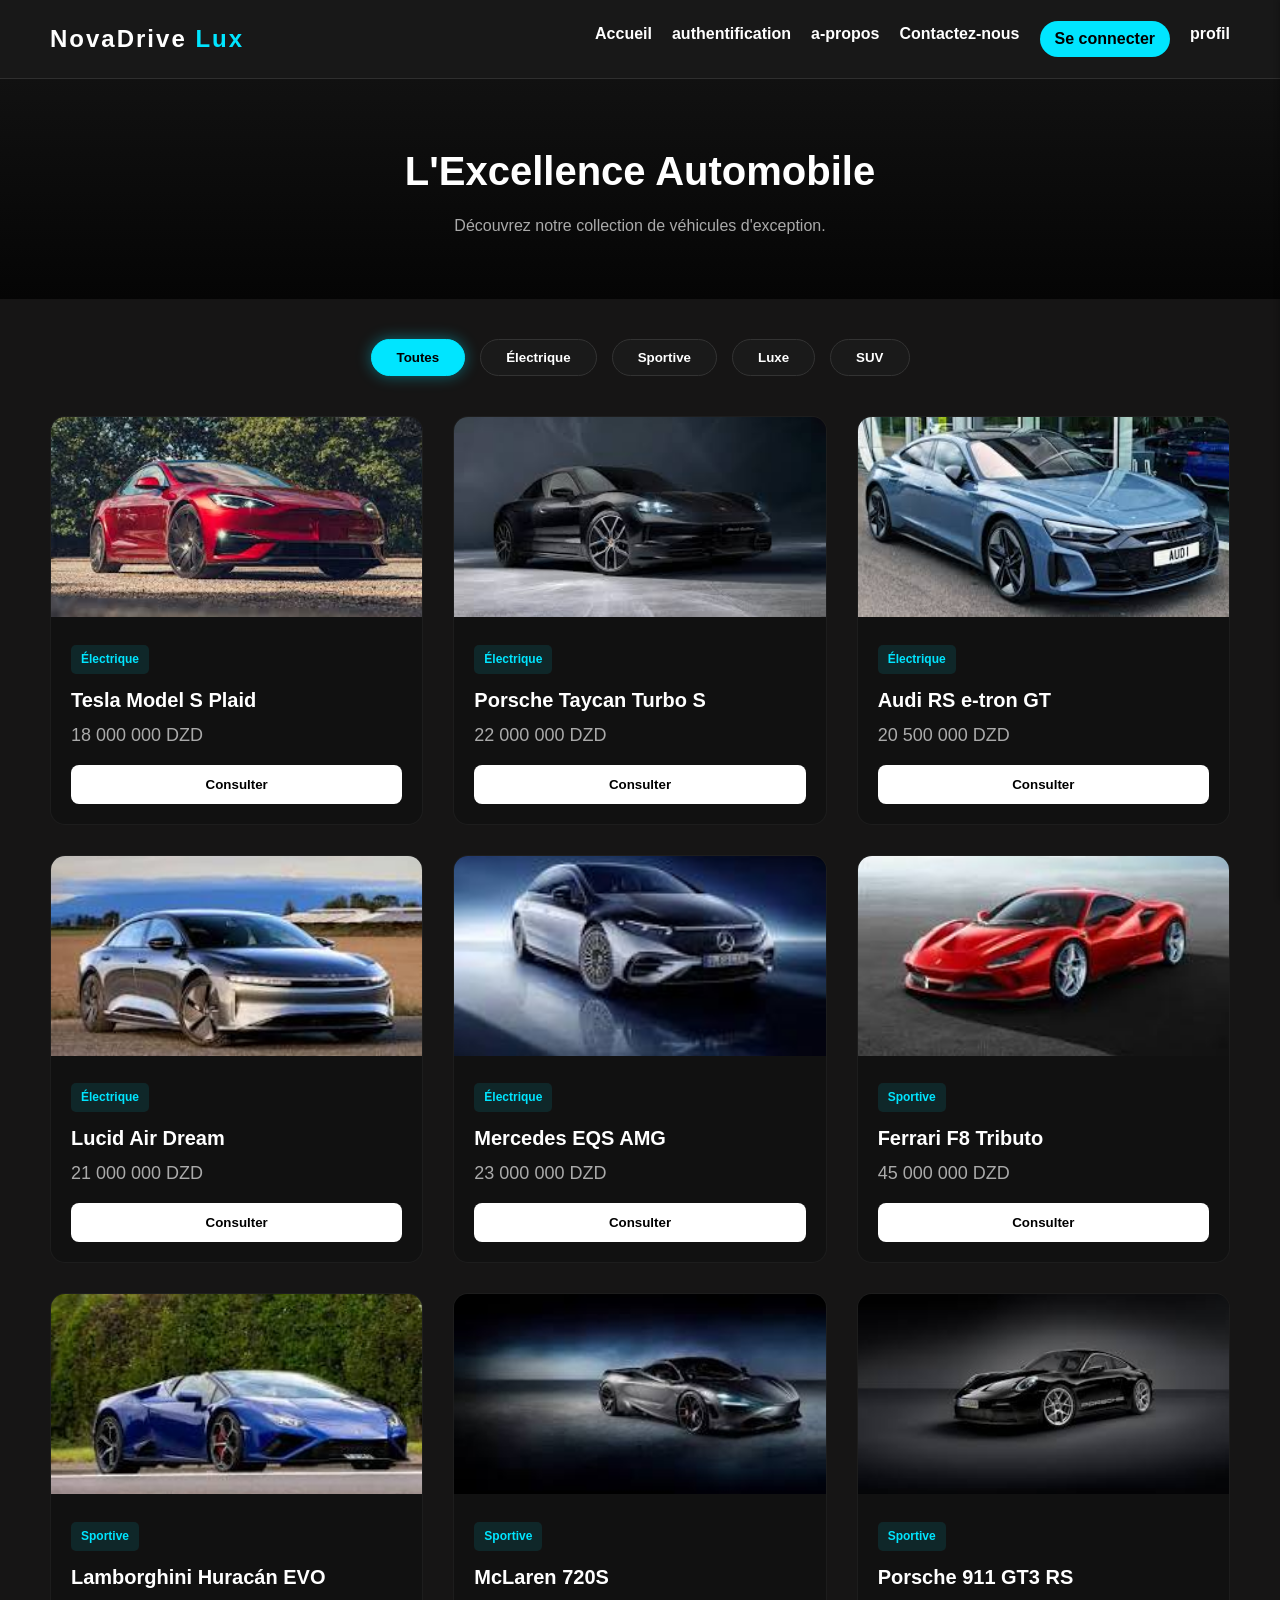
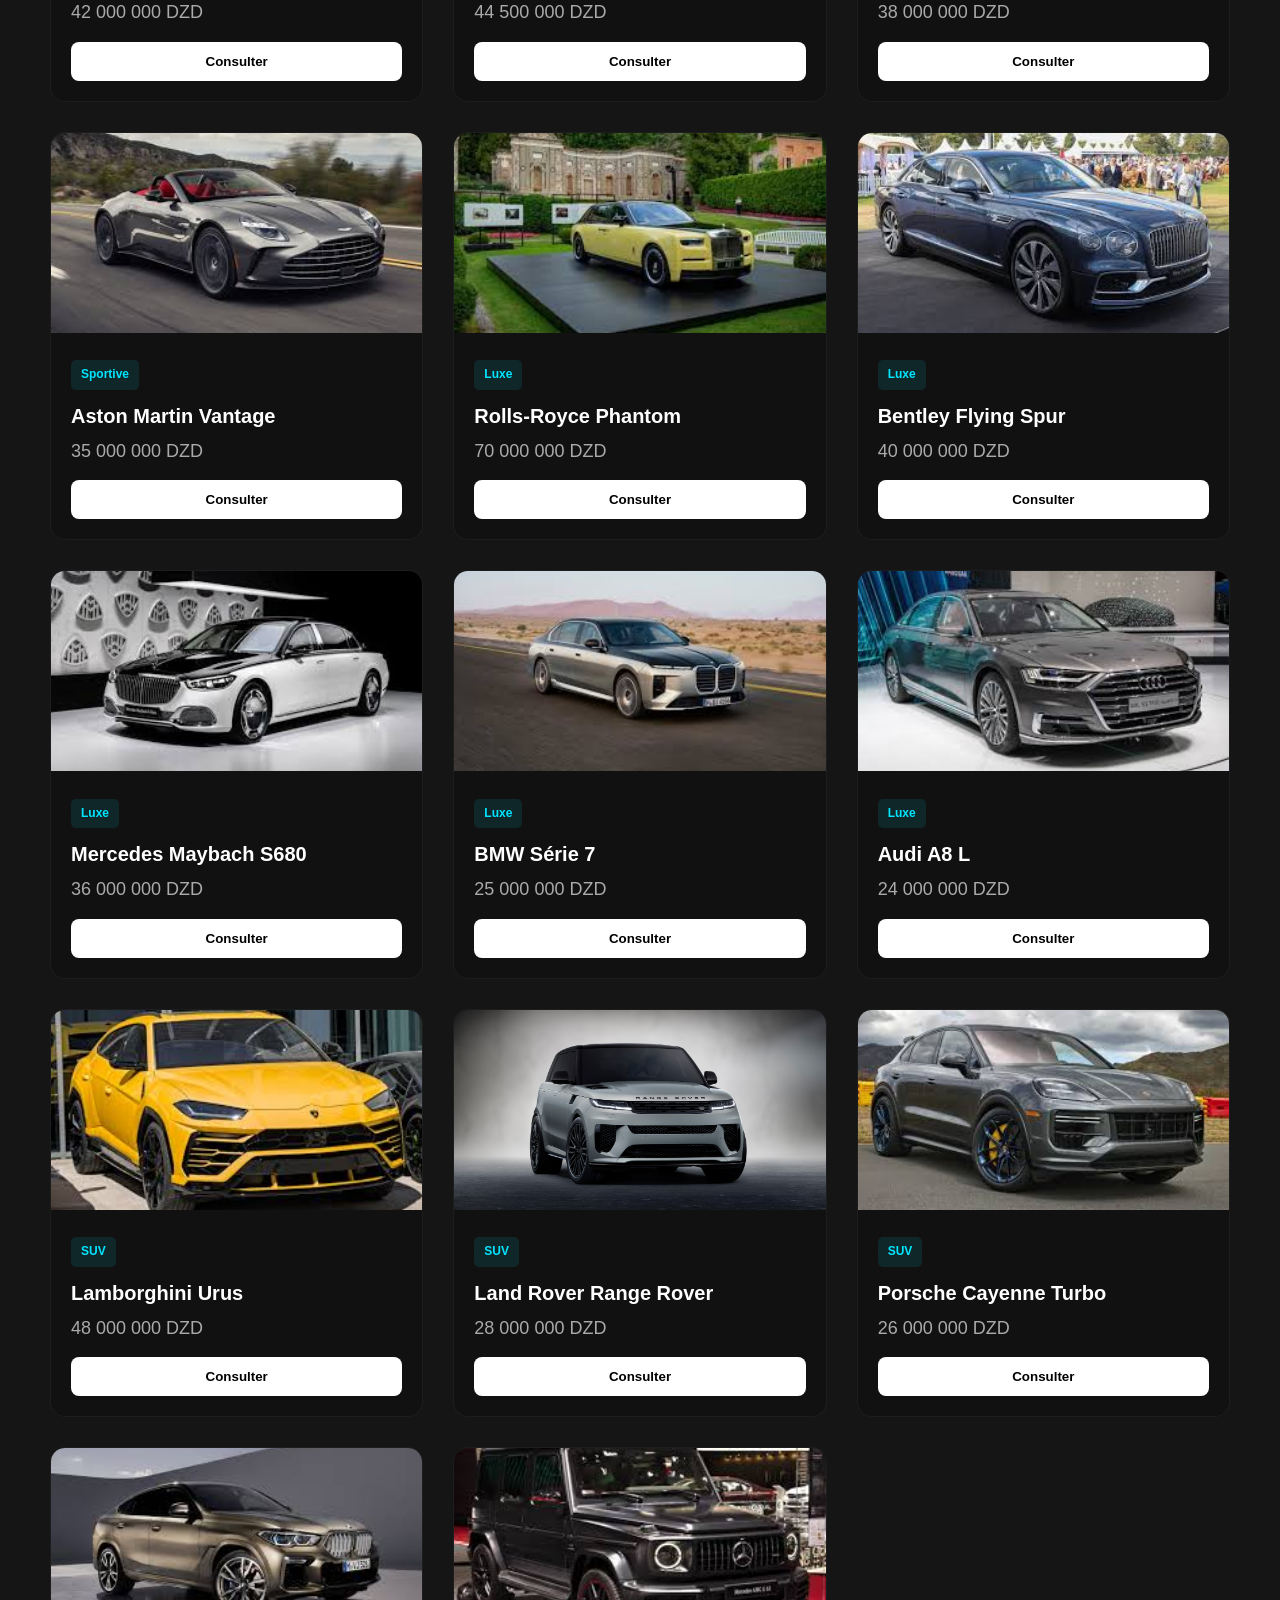
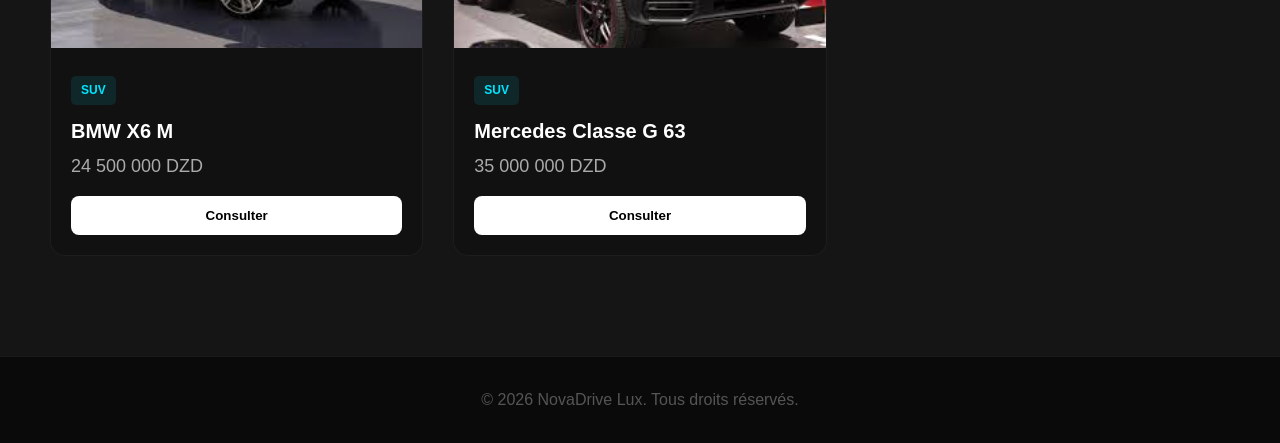
<file: index.html>
<!DOCTYPE html>
<html lang="fr">
<head>
    <meta charset="UTF-8">
    <meta name="viewport" content="width=device-width, initial-scale=1.0">
    <title>NovaDrive Lux | Catalogue</title>
    <link rel="stylesheet" href="./style/style.css">
</head>
<body>

    <header>
        <nav class="navbar">
            <h1 class="logo">NovaDrive <span>Lux</span></h1>
            <ul class="nav-links">
                <li><a href="#">Accueil</a></li>
                <li><a href="./content/auth.html">authentification</a></li>
                <li><a href="./content/a-propos.html">a-propos</a></li>
                <li><a href="./content/contact.html">Contactez-nous</a></li>
                <li><div id="user-menu" class="user-menu"></div></li>
                <li id="profil">profil</li>
            </ul>
        </nav>
        <div class="hero">
            <h2>L'Excellence Automobile</h2>
            <p>Découvrez notre collection de véhicules d'exception.</p>
        </div>
        <div id="profile-sidebar">
            <button id="close-sidebar">X</button>
            <div id="user-info"></div>
        </div>
    </header>

    <main>
        <section class="filtres-container">
            <button class="btn-filtre actif" data-categorie="Toutes">Toutes</button>
            <button class="btn-filtre" data-categorie="Électrique">Électrique</button>
            <button class="btn-filtre" data-categorie="Sportive">Sportive</button>
            <button class="btn-filtre" data-categorie="Luxe">Luxe</button>
            <button class="btn-filtre" data-categorie="SUV">SUV</button>
        </section>
        <section class="catalogue-grid" id="catalogue"></section>
    </main>

    <footer>
        <p>&copy; 2026 NovaDrive Lux. Tous droits réservés.</p>
    </footer>

    <script src="./javascript/data.js"></script>
    <script src="./javascript/main.js"></script>
    <script src="./javascript/auth.js"></script>
    <script src="./javascript/showroom.js"></script>
</body>
</html>
</file>
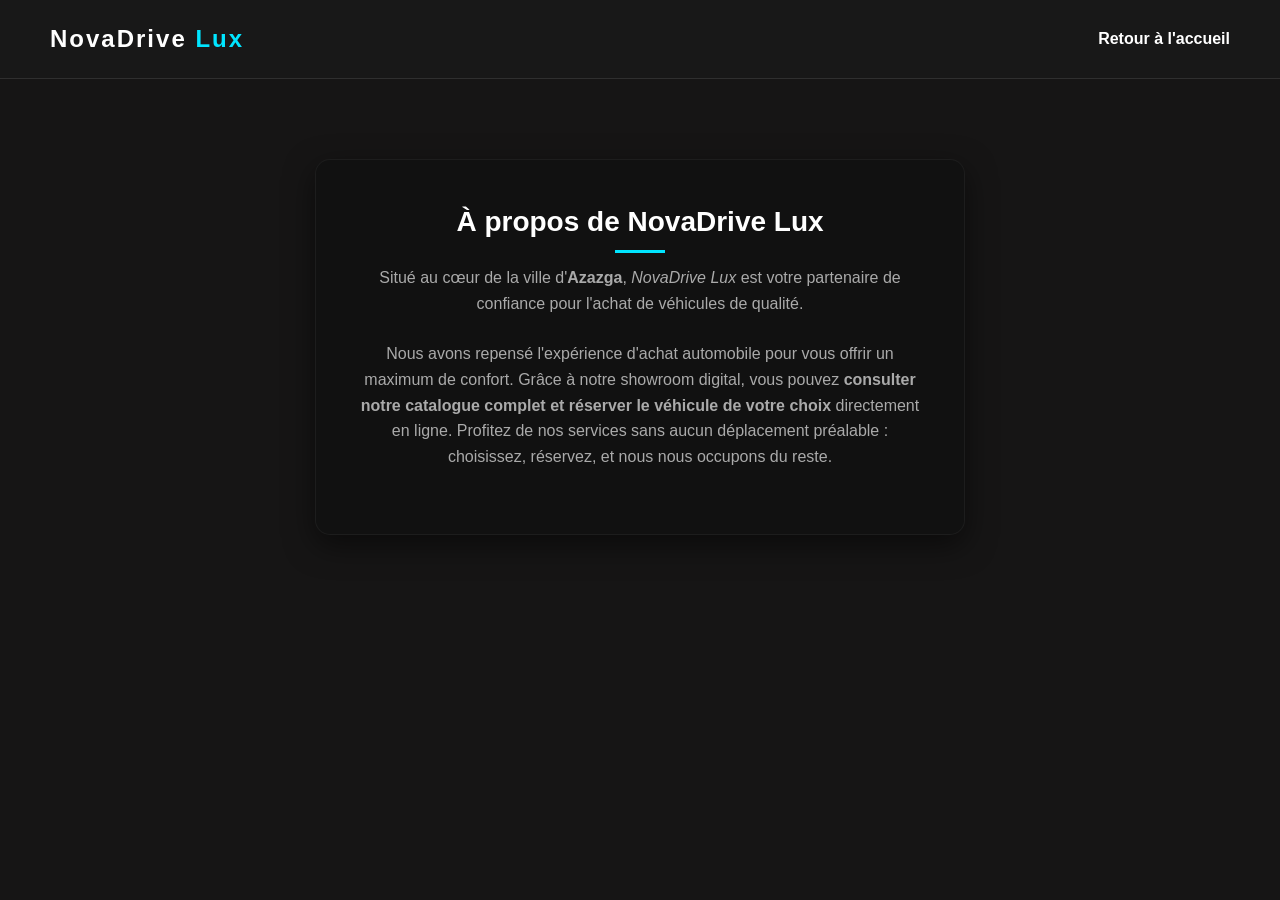
<file: content/a-propos.html>
<!DOCTYPE html>
<html lang="fr">
<head>
    <meta charset="UTF-8">
    <meta name="viewport" content="width=device-width, initial-scale=1.0">
    <title>Qui sommes-nous | NovaDrive Lux</title>
    <link rel="stylesheet" href="../style/style.css">
</head>
<body>
    <header>
        <nav class="navbar">
            <h1>NovaDrive <span>Lux</span></h1>
            <a href="../index.html">Retour à l'accueil</a>
        </nav>
    </header>

    <main class="about-main container">
        <section class="about-content">
            <h2>À propos de NovaDrive Lux</h2>
            <p>Situé au cœur de la ville d'<strong>Azazga</strong>, <em>NovaDrive Lux</em> est votre partenaire de confiance pour l'achat de véhicules de qualité.</p>
            <p>Nous avons repensé l'expérience d'achat automobile pour vous offrir un maximum de confort. Grâce à notre showroom digital, vous pouvez <strong>consulter notre catalogue complet et réserver le véhicule de votre choix</strong> directement en ligne. Profitez de nos services sans aucun déplacement préalable : choisissez, réservez, et nous nous occupons du reste.</p>
        </section>
    </main>
</body>
</html>
</file>
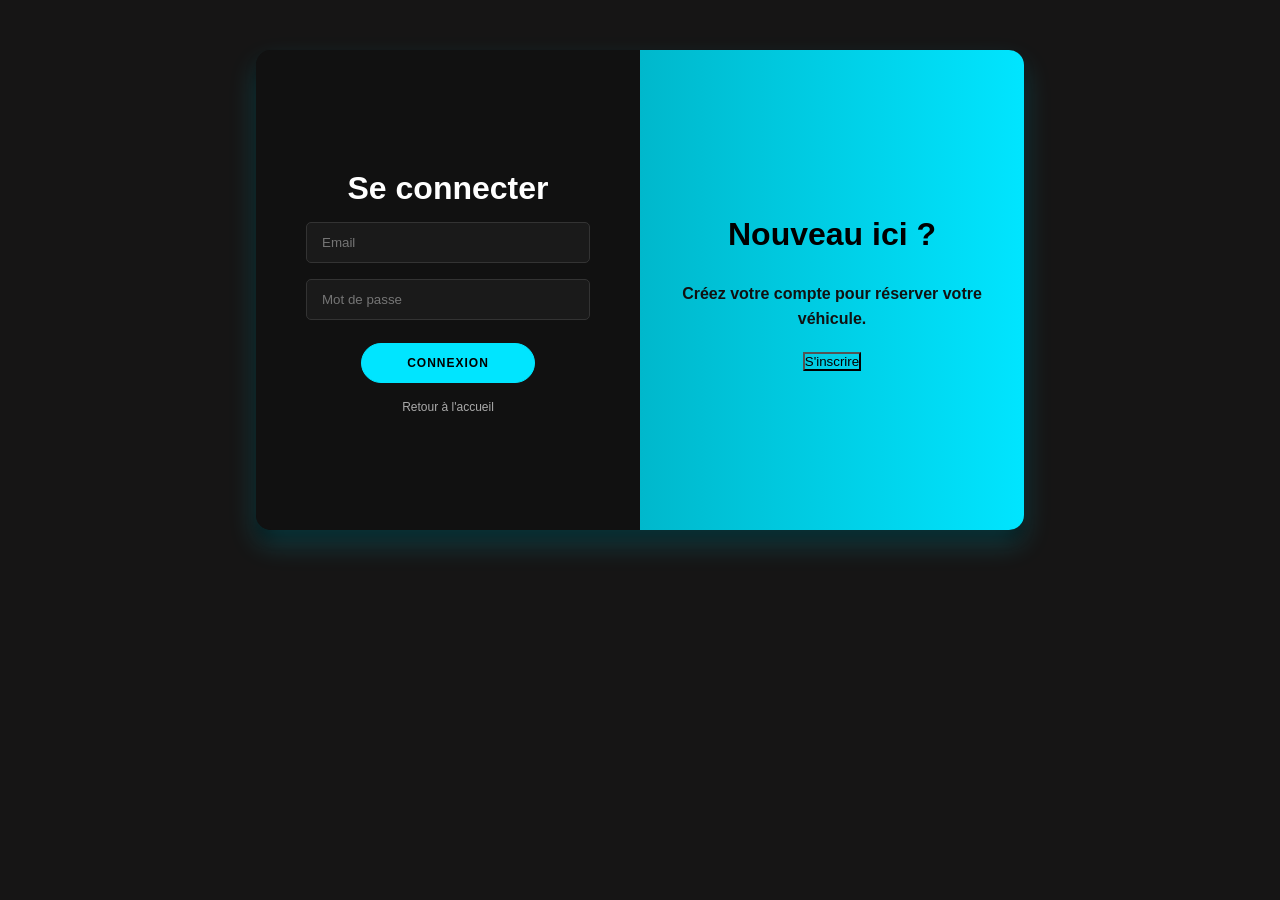
<file: content/auth.html>
<!DOCTYPE html>
<html lang="fr">
<head>
    <meta charset="UTF-8">
    <meta name="viewport" content="width=device-width, initial-scale=1.0">
    <title>Connexion | NovaDrive Lux</title>
    <link rel="stylesheet" href="../style/style.css">
</head>
<body>

    <div class="container" id="container">
        <div class="form-container sign-up-container">
            <form>
                <h1>Créer un compte</h1>
                <input type="text" id="reg-nom" placeholder="Nom complet" required />
                <input type="email" id="reg-email" placeholder="Email" required />
                <input type="password" id="reg-mdp" placeholder="Mot de passe" required />
                <button type="button" id="btn-register">S'inscrire</button>
            </form>
        </div>

        <div class="form-container sign-in-container">
            <form>
                <h1>Se connecter</h1>
                <input type="email" id="log-email" placeholder="Email" required />
                <input type="password" id="log-mdp" placeholder="Mot de passe" required />
                <button type="button" id="btn-login">Connexion</button>
                <a href="../index.html" class="back-link">Retour à l'accueil</a>
            </form>
        </div>

        <div class="overlay-container">
            <div class="overlay">
                <div class="overlay-panel overlay-left">
                    <h1>Déjà inscrit ?</h1>
                    <p>Connectez-vous pour accéder à nos services.</p>
                    <button class="ghost" id="signIn">Se connecter</button>
                </div>
                <div class="overlay-panel overlay-right">
                    <h1>Nouveau ici ?</h1>
                    <p>Créez votre compte pour réserver votre véhicule.</p>
                    <button class="ghost" id="signUp">S'inscrire</button>
                </div>
            </div>
        </div>
    </div>

    <script src="../javascript/auth.js"></script>
</body>
</html>
</file>
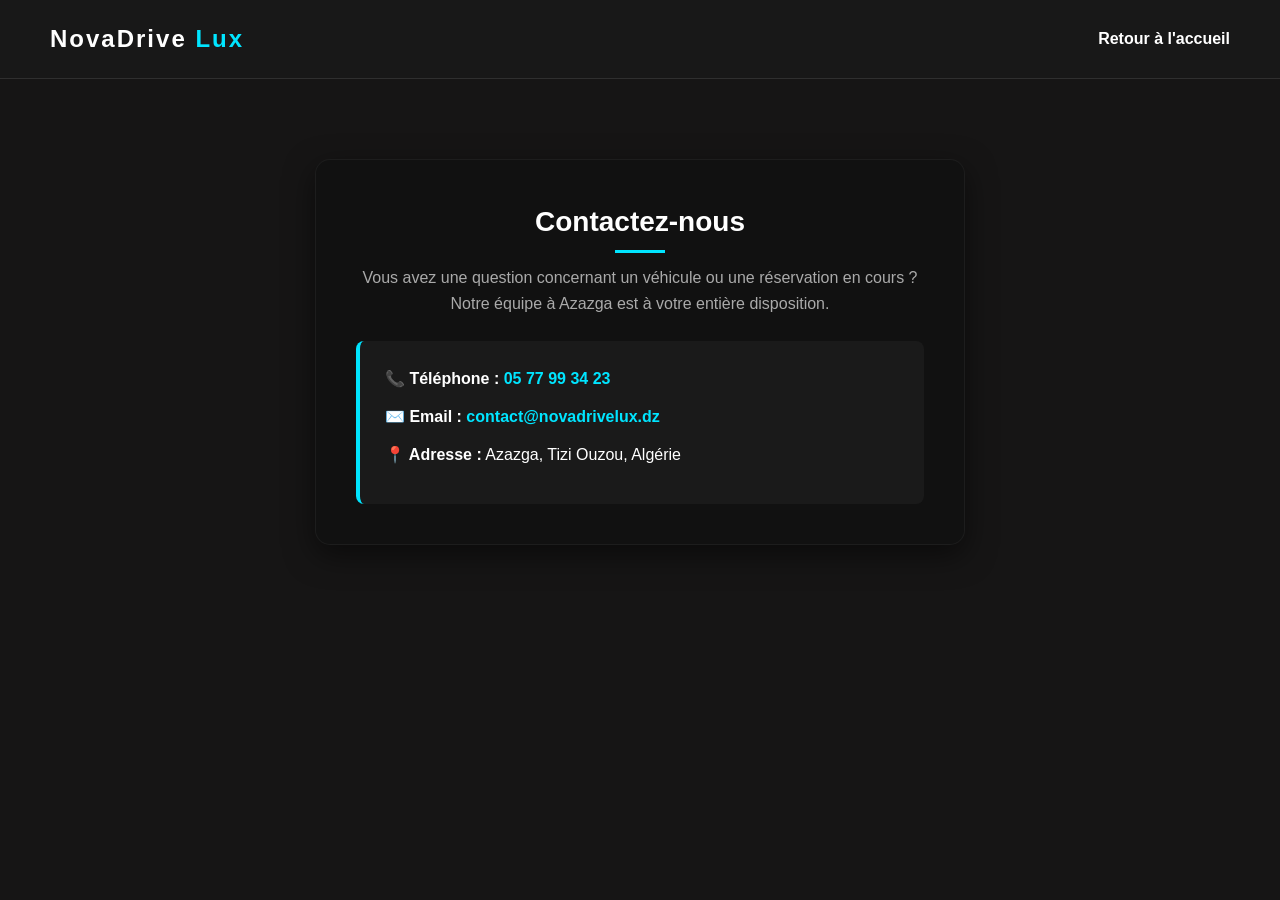
<file: content/contact.html>
<!DOCTYPE html>
<html lang="fr">
<head>
    <meta charset="UTF-8">
    <meta name="viewport" content="width=device-width, initial-scale=1.0">
    <title>Contact | NovaDrive Lux</title>
    <link rel="stylesheet" href="../style/style.css">
</head>
<body>
    <header>
        <nav class="navbar">
            <h1>NovaDrive <span>Lux</span></h1>
            <a href="../index.html">Retour à l'accueil</a>
        </nav>
    </header>

    <main class="contact-main container">
        <section class="contact-content">
            <h2>Contactez-nous</h2>
            <p>Vous avez une question concernant un véhicule ou une réservation en cours ? Notre équipe à Azazga est à votre entière disposition.</p>
            
            <div class="contact-info">
                <p><strong>📞 Téléphone :</strong> <a href="tel:+213500000000">05 77 99 34 23</a></p>
                <p><strong>✉️ Email :</strong> <a href="mailto:contact@novadrivelux.dz">contact@novadrivelux.dz</a></p>
                <p><strong>📍 Adresse :</strong> Azazga, Tizi Ouzou, Algérie</p>
            </div>
        </section>
    </main>
</body>
</html>
</file>
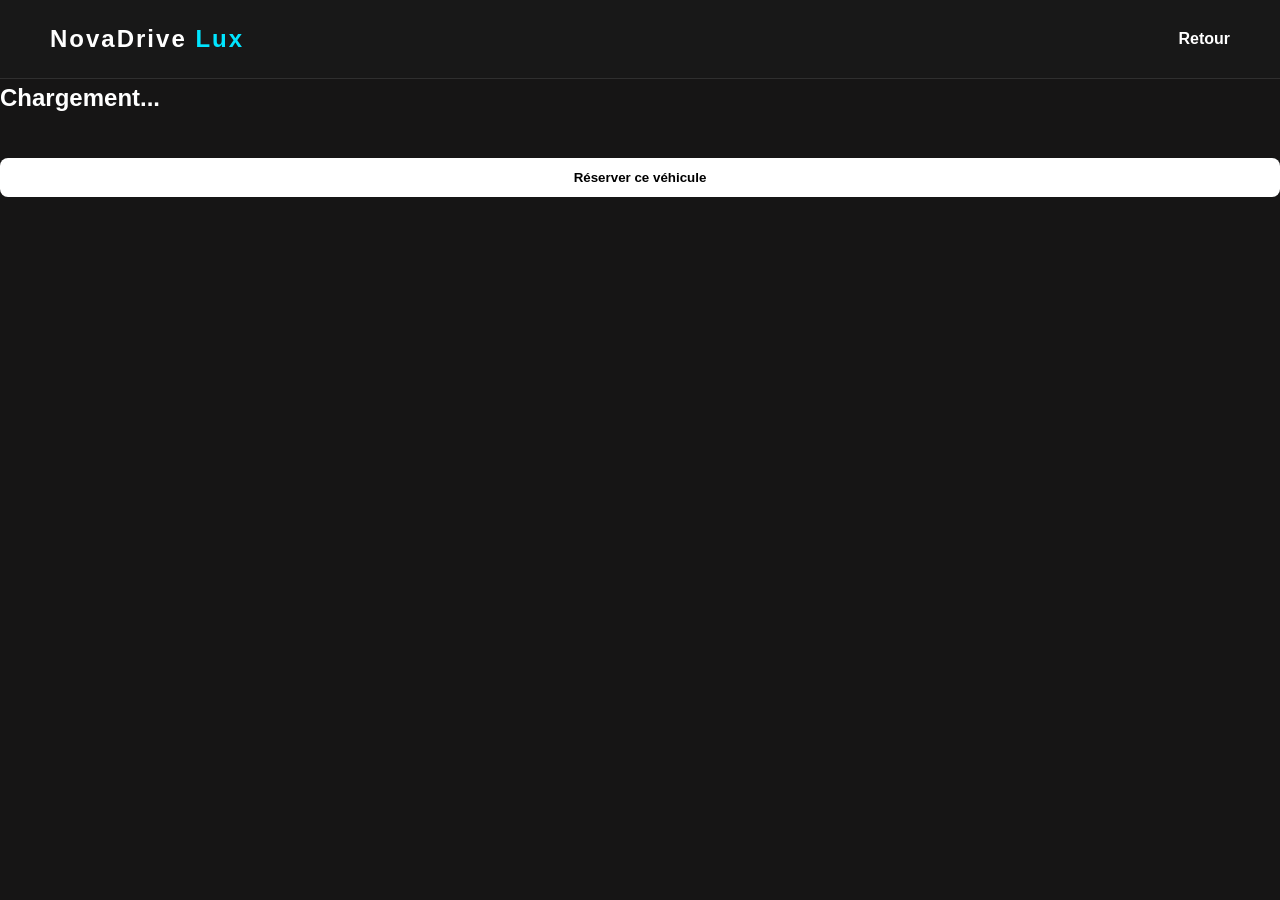
<file: content/showroom.html>
<!DOCTYPE html>
<html lang="fr">
<head>
    <meta charset="UTF-8">
    <meta name="viewport" content="width=device-width, initial-scale=1.0">
    <title>Showroom | NovaDrive Lux</title>
    <link rel="stylesheet" href="../style/style.css">
</head>
<body>
    <header>
        <nav class="navbar">
            <h1>NovaDrive <span>Lux</span></h1>
            <a href="../index.html">Retour</a>
        </nav>
    </header>

    <main class="showroom-main">
        <h2 id="car-title">Chargement...</h2>
        
        <div class="carousel-container" id="carousel">
            </div>

        <div class="stats-box">
            <p id="car-desc"></p>
            <h3 id="car-price"></h3>
            <button class="btn-reserver" onclick="gererReservation()">Réserver ce véhicule</button>
        </div>
    </main>

    <script src="../javascript/data.js"></script>
    <script src="../javascript/showroom.js"></script>
</body>
</html>
</file>
<file: style/style.css>
* {
    margin: 0;
    padding: 0;
    box-sizing: border-box;
    font-family: 'Segoe UI', Tahoma, Geneva, Verdana, sans-serif;
}

body {
    background-color: #161515;
    color: #ffffff;
    line-height: 1.6;
}

.container {
    max-width: 1200px;
    margin: 0 auto;
    padding: 0 20px;
}

.navbar {
    display: flex;
    justify-content: space-between;
    align-items: center;
    padding: 20px 50px;
    background: rgba(25, 25, 25, 0.8);
    -webkit-backdrop-filter: blur(10px);
    backdrop-filter: blur(10px);
    border-bottom: 1px solid rgba(255, 255, 255, 0.1);
    position: sticky;
    top: 0;
    z-index: 100;
}

.navbar h1 {
    font-size: 24px;
    letter-spacing: 2px;
}

.navbar h1 span {
    color: #00e5ff; 
}

.nav-links {
    list-style: none;
    display: flex;
    gap: 20px;
}
#profil{
    font-weight: bold;
}

#profil:hover{
    color: #00e5ff;
    cursor:pointer;
}

.navbar a, .nav-links a {
    color: white;
    text-decoration: none;
    font-weight: bold;
    transition: 0.3s;
}

.navbar a:hover, .nav-links a:hover {
    color: #00e5ff;
}

.hero {
    text-align: center;
    padding: 60px 20px;
    background: linear-gradient(to bottom, #111, #050505);
}

.hero h2 {
    font-size: 40px;
    margin-bottom: 10px;
}

.hero p {
    color: #aaaaaa;
}

.filtres-container {
    display: flex;
    justify-content: center;
    gap: 15px;
    margin: 40px 0;
    flex-wrap: wrap;
}

.btn-filtre {
    background: #1a1a1a;
    color: white;
    border: 1px solid #333;
    padding: 10px 25px;
    border-radius: 30px;
    cursor: pointer;
    font-weight: bold;
    transition: all 0.3s ease;
}

.btn-filtre:hover, .btn-filtre.actif {
    background: #00e5ff;
    color: #000;
    border-color: #00e5ff;
    box-shadow: 0 0 15px rgba(0, 229, 255, 0.4);
}

.catalogue-grid {
    display: grid;
    grid-template-columns: repeat(auto-fit, minmax(300px, 1fr));
    gap: 30px;
    padding: 0 50px 50px 50px;
    max-width: 1400px;
    margin: 0 auto;
}

.carte {
    background: #111;
    border-radius: 15px;
    overflow: hidden;
    border: 1px solid rgba(255, 255, 255, 0.05);
    transition: transform 0.3s ease, box-shadow 0.3s ease;
}

.carte:hover {
    transform: translateY(-10px);
    box-shadow: 0 15px 30px rgba(0, 229, 255, 0.15);
    border-color: rgba(0, 229, 255, 0.3);
}

.carte-img {
    width: 100%;
    height: 200px;
    background-color: #222;
    object-fit: cover;
}

.carte-info {
    padding: 20px;
}

.carte-tag {
    display: inline-block;
    background: rgba(0, 229, 255, 0.1);
    color: #00e5ff;
    padding: 5px 10px;
    border-radius: 5px;
    font-size: 12px;
    font-weight: bold;
    margin-bottom: 10px;
}

.carte h3 {
    font-size: 20px;
    margin-bottom: 5px;
}

.carte-prix {
    font-size: 18px;
    color: #aaaaaa;
    margin-bottom: 15px;
}

.btn-reserver {
    display: block;
    width: 100%;
    padding: 12px;
    background: white;
    color: black;
    text-align: center;
    border: none;
    border-radius: 8px;
    font-weight: bold;
    cursor: pointer;
    transition: 0.3s;
}

.btn-reserver:hover {
    background: #00e5ff;
}

.carousel-container {
    display: flex;
    overflow-x: auto;
    scroll-snap-type: x mandatory;
    gap: 20px;
    padding: 20px 0;
    scrollbar-width: none;
}

.carousel-container::-webkit-scrollbar {
    display: none;
}

.slide {
    flex: 0 0 80%;
    scroll-snap-align: center;
    border-radius: 20px;
    overflow: hidden;
    border: 1px solid #333;
    transition: 0.5s;
}

.slide img {
    width: 100%;
    height: 400px;
    object-fit: cover;
}

.nav-buttons {
    text-align: center;
    margin-top: 15px;
}

.btn-nav {
    background: #00e5ff;
    color: #000;
    border: none;
    padding: 10px 20px;
    margin: 0 10px;
    cursor: pointer;
    border-radius: 5px;
    font-weight: bold;
}

.contact-main, .about-main {
    margin-top: 60px;
    display: flex;
    justify-content: center;
    align-items: center;
    padding: 20px;
}

.contact-content, .about-content {
    background: #111;
    padding: 40px;
    border-radius: 15px;
    border: 1px solid rgba(255, 255, 255, 0.05);
    box-shadow: 0 10px 30px rgba(0, 0, 0, 0.5);
    max-width: 650px;
    width: 100%;
    text-align: center;
}

.contact-content h2, .about-content h2 {
    color: #ffffff;
    font-size: 28px;
    margin-bottom: 20px;
    position: relative;
    display: inline-block;
}

.contact-content h2::after, .about-content h2::after {
    content: '';
    width: 50px;
    height: 3px;
    background-color: #00e5ff;
    position: absolute;
    bottom: -8px;
    left: 50%;
    transform: translateX(-50%);
}

.contact-content p, .about-content p {
    color: #aaaaaa;
    margin-bottom: 25px;
    font-size: 16px;
}

.contact-info {
    background-color: #1a1a1a;
    padding: 25px;
    border-radius: 8px;
    text-align: left;
    border-left: 4px solid #00e5ff; /* Ligne cyan sur le côté */
}

.contact-info p {
    margin-bottom: 12px;
    font-size: 16px;
    color: #ffffff;
}

.contact-info a {
    color: #00e5ff;
    text-decoration: none;
    font-weight: bold;
    transition: color 0.3s ease;
}

.contact-info a:hover {
    color: #ffffff;
    text-shadow: 0 0 10px rgba(0, 229, 255, 0.5); 
}

.back-link {
    margin-top: 15px;
    display: block;
    font-size: 12px;
    color: #aaaaaa;
    text-decoration: none;
    transition: color 0.3s;
}

.back-link:hover {
    color: #00e5ff;
}

footer {
    text-align: center;
    padding: 30px;
    background: #0a0a0a;
    color: #555;
    border-top: 1px solid #1a1a1a;
    margin-top: 50px;
}

#container {
    background-color: #111;
    border-radius: 15px;
    box-shadow: 0 14px 28px rgba(0, 229, 255, 0.2), 0 10px 10px rgba(0, 0, 0, 0.5);
    position: relative;
    overflow: hidden;
    width: 768px;
    max-width: 100%;
    min-height: 480px;
    margin: 50px auto;
}

.form-container {
    position: absolute;
    top: 0;
    height: 100%;
    transition: all 0.6s ease-in-out;
}

.form-container form {
    background-color: #111;
    display: flex;
    align-items: center;
    justify-content: center;
    flex-direction: column;
    padding: 0 50px;
    height: 100%;
    text-align: center;
}

.form-container input {
    background-color: #1a1a1a;
    border: 1px solid #333;
    color: white;
    padding: 12px 15px;
    margin: 8px 0;
    width: 100%;
    border-radius: 5px;
}

.form-container button {
    border-radius: 20px;
    border: 1px solid #00e5ff;
    background-color: #00e5ff;
    color: #000;
    font-size: 12px;
    font-weight: bold;
    padding: 12px 45px;
    letter-spacing: 1px;
    text-transform: uppercase;
    transition: transform 80ms ease-in;
    cursor: pointer;
    margin-top: 15px;
}

.form-container button:active { transform: scale(0.95); }

.sign-in-container {
    left: 0;
    width: 50%;
    z-index: 2;
}

.sign-up-container {
    left: 0;
    width: 50%;
    opacity: 0;
    z-index: 1;
}

.overlay-container {
    position: absolute;
    top: 0;
    left: 50%;
    width: 50%;
    height: 100%;
    overflow: hidden;
    transition: transform 0.6s ease-in-out;
    z-index: 100;
}

.overlay {
    background: linear-gradient(to right, #008b99, #00e5ff);
    color: #000;
    position: relative;
    left: -100%;
    height: 100%;
    width: 200%;
    transform: translateX(0);
    transition: transform 0.6s ease-in-out;
}

.overlay-panel {
    position: absolute;
    display: flex;
    align-items: center;
    justify-content: center;
    flex-direction: column;
    padding: 0 40px;
    text-align: center;
    top: 0;
    height: 100%;
    width: 50%;
    transform: translateX(0);
    transition: transform 0.6s ease-in-out;
}

.overlay-panel h1 { color: #000; }
.overlay-panel p { color: #111; font-weight: bold; margin: 20px 0; }
.overlay-left { transform: translateX(-20%); }
.overlay-right { right: 0; transform: translateX(0); }

#container.right-panel-active .sign-in-container { transform: translateX(100%); }
#container.right-panel-active .sign-up-container { transform: translateX(100%); opacity: 1; z-index: 5; animation: show 0.6s; }
#container.right-panel-active .overlay-container { transform: translateX(-100%); }
#container.right-panel-active .overlay { transform: translateX(50%); }
#container.right-panel-active .overlay-left { transform: translateX(0); }
#container.right-panel-active .overlay-right { transform: translateX(20%); }

.ghost {
    background-color: transparent !important;
    border-color: #000 !important;
    color: #000 !important;
}

.user-menu {
    display: flex;
    gap: 20px;
    align-items: center;
}

/* Lien du profil utilisateur */
.nav-profil {
    color: #00e5ff !important; /* Force la couleur cyan */
}

/* Bouton Déconnexion */
.btn-deconnexion {
    background: transparent;
    border: none;
    color: #ff3333;
    cursor: pointer;
    font-weight: bold;
    font-size: 16px; /* S'aligne avec la taille de tes liens */
    transition: color 0.3s ease;
}

.btn-deconnexion:hover {
    color: #ff0000;
    text-decoration: underline;
}

/* Bouton Se connecter */
.btn-connexion {
    background: #00e5ff !important;
    color: #000 !important;
    padding: 8px 20px;
    border-radius: 20px;
    font-weight: bold;
    transition: background 0.3s ease, transform 0.2s ease;
}

.btn-connexion:hover {
    background: #00b3cc !important; /* Un cyan un peu plus foncé au survol */
    transform: scale(1.05); /* Petit effet de zoom */
}

#profile-sidebar {
    position: fixed;
    top: 0;
    right: -300px; /* caché */
    width: 300px;
    height: 100vh;
    background: #000000;
    box-shadow: -2px 0 5px rgba(0,0,0,0.2);
    transition: right 0.3s ease-in-out;
    z-index: 9999;
}

#profile-sidebar.active {
    right: 0; /* glisse */
}

#close-sidebar{
    display: inline-block;
    width:2rem;
    border-radius:5%;
    background-color: #ffffff;
}

#close-sidebar:hover{
    cursor:pointer;
    background-color: #00e5ff;
}
</file>
